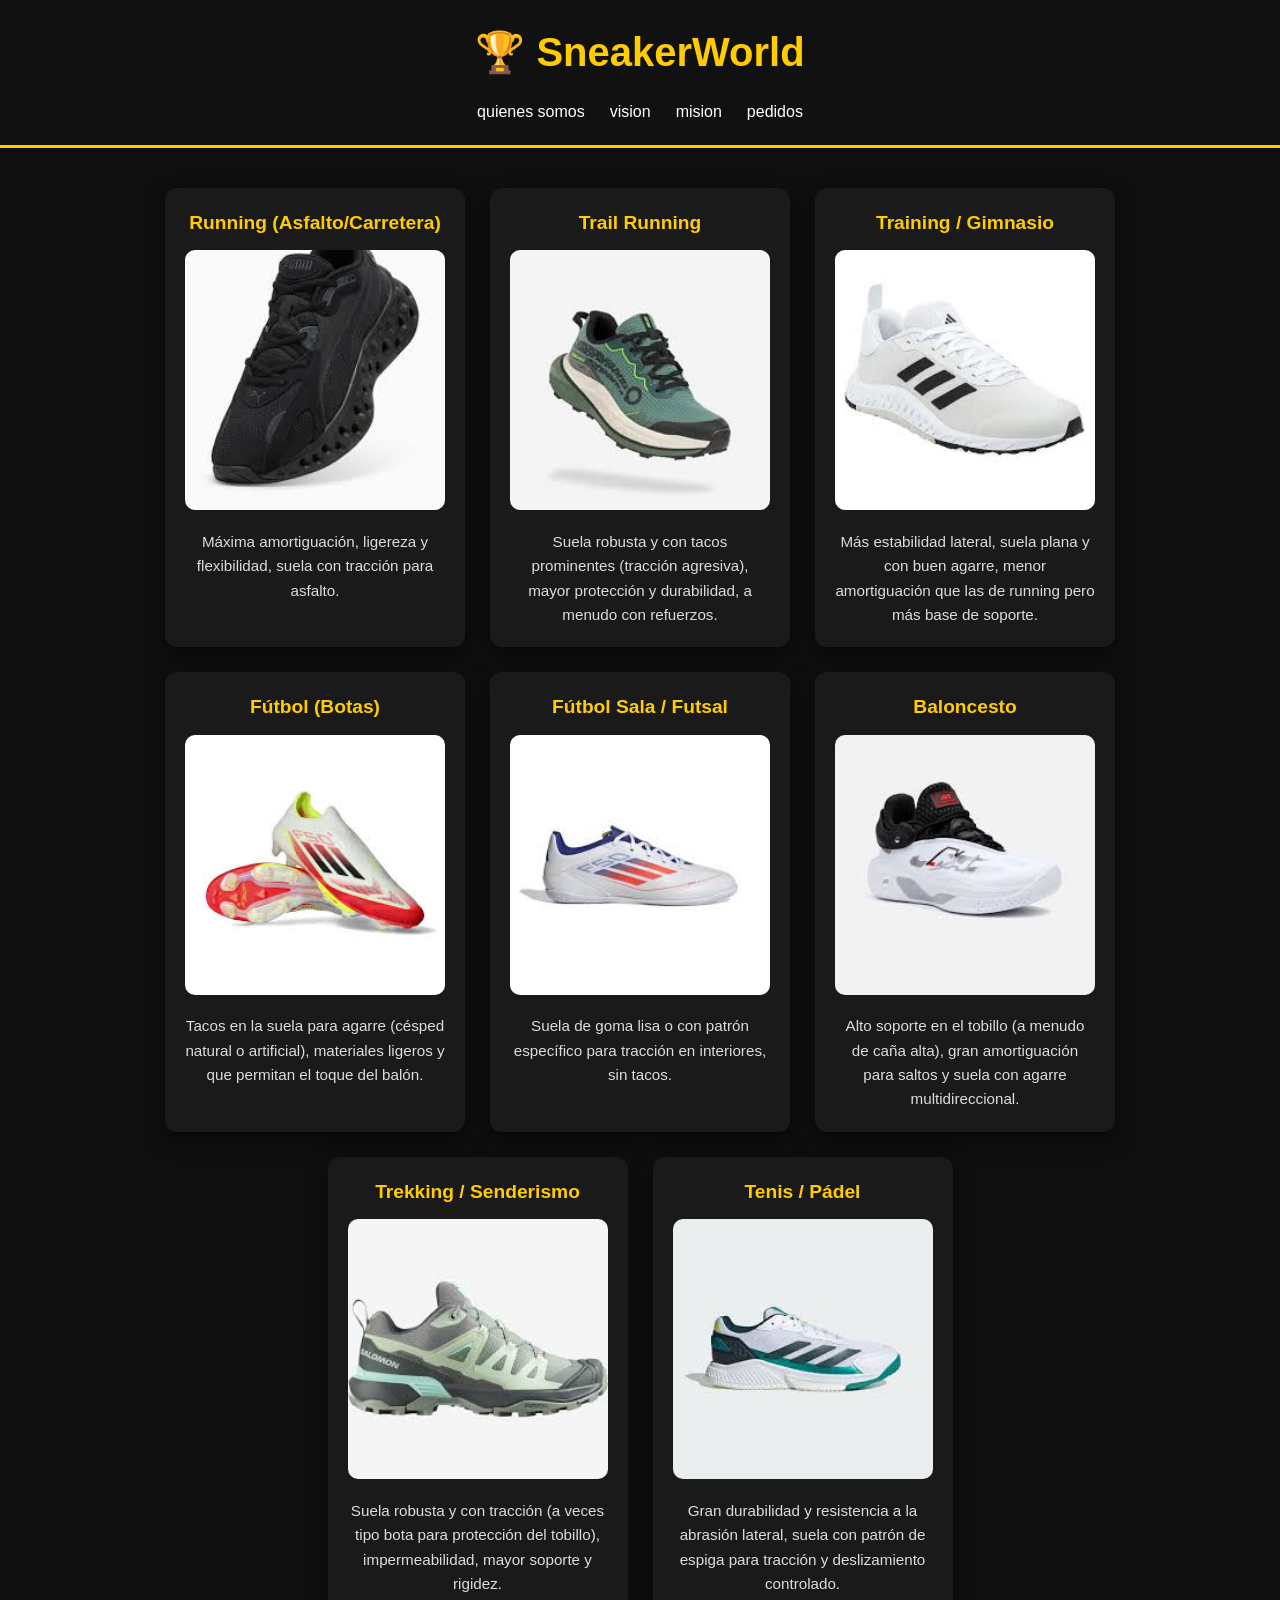
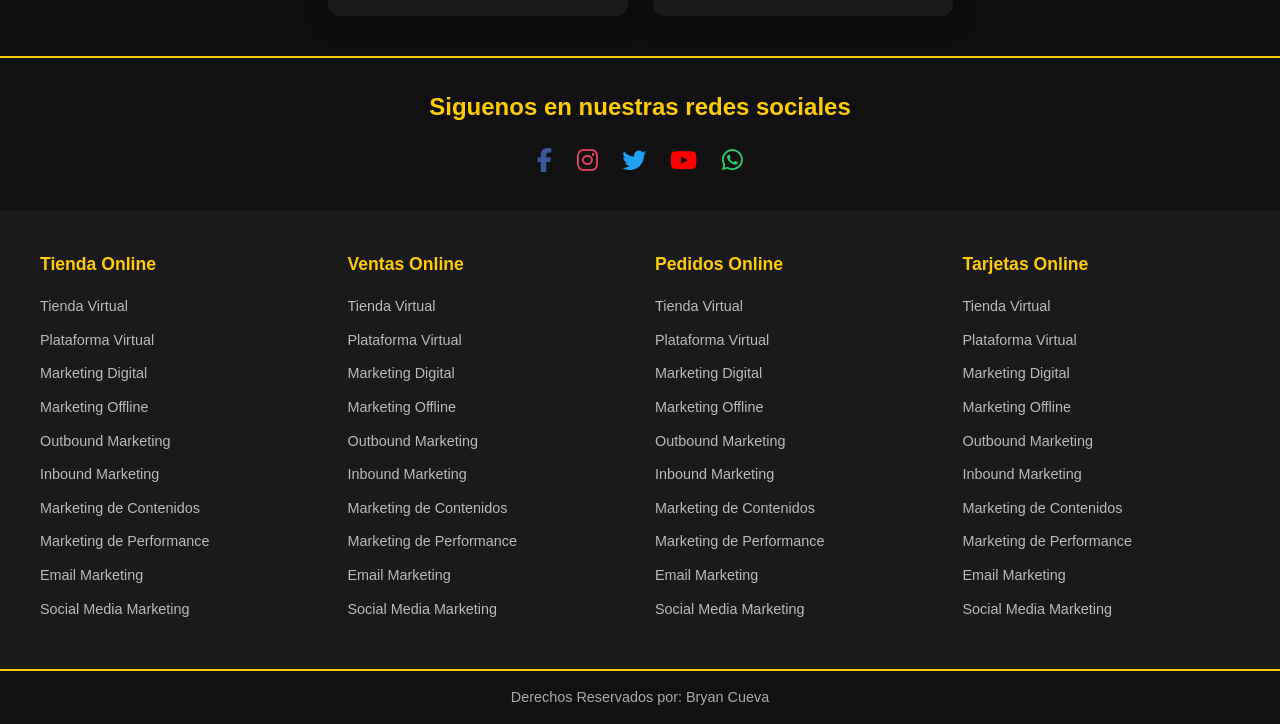
<file: index.html>
<!DOCTYPE html>
<html lang="en">
<head>
    <meta charset="UTF-8">
    <meta name="viewport" content="width=device-width, initial-scale=1.0">
    <title>🏆 SneakerWorld</title>
    <link rel="stylesheet" href="index.css">
    <link rel="stylesheet" href="https://cdnjs.cloudflare.com/ajax/libs/font-awesome/6.5.0/css/all.min.css">
</head>
<body>
    <header>
    <h1>🏆 SneakerWorld</h1>
    <nav>
        <ul>
            <li><a href="quienes somos.html">quienes somos</a></li>
            <li><a href="vision.html">vision</a></li>
            <li><a href="mision.html">mision</a></li>
            <li><a href="pedidos.html">pedidos</a></li>
        </ul>
    </nav>
</header>


        <main>
            <div class="padre">
                <div class="hijo">
                    <div class="nieto">
                        <h2>Running (Asfalto/Carretera)</h2>
                        <img src="Running.jpg" alt="">
                        <p>Máxima amortiguación, ligereza y flexibilidad, suela con tracción para asfalto.</p>


                    </div>
                    <div class="nieto">
                        <h2>Trail Running</h2>
                        <img src="Trail Running.jpg" alt="">
                        <p>Suela robusta y con tacos prominentes (tracción agresiva), mayor protección y durabilidad, a menudo con refuerzos.</p>
                        
                    </div>
                    <div class="nieto">
                        <h2>Training / Gimnasio</h2>
                        <img src="Gimnasio.jpg" alt="">
                        <p>Más estabilidad lateral, suela plana y con buen agarre, menor amortiguación que las de running pero más base de soporte.</p>
                        


                    </div>
                    <div class="nieto">
                        <h2>Fútbol (Botas)</h2>
                        <img src="Fútbol (Botas).jpg" alt="">
                        <p>Tacos en la suela para agarre (césped natural o artificial), materiales ligeros y que permitan el toque del balón.</p>
                        


                    </div>
                    <div class="nieto">
                        <h2>Fútbol Sala / Futsal</h2>
                        <img src="Futsal.jpg" alt="">
                        <p>Suela de goma lisa o con patrón específico para tracción en interiores, sin tacos.</p>
                        


                    </div>
                     <div class="nieto">
                        <h2>Baloncesto</h2>
                        <img src="Baloncesto.jpg" alt="">
                        <p>Alto soporte en el tobillo (a menudo de caña alta), gran amortiguación para saltos y suela con agarre multidireccional.</p>
                        


                    </div>
                     <div class="nieto">
                        <h2>Trekking / Senderismo</h2>
                        <img src="Senderismo.jpg" alt="">
                        <p>Suela robusta y con tracción (a veces tipo bota para protección del tobillo), impermeabilidad, mayor soporte y rigidez.</p>
                        


                    </div>
                    <div class="nieto">
                        <h2>Tenis / Pádel</h2>
                        <img src="Tenis.jpg" alt="">
                        <p>Gran durabilidad y resistencia a la abrasión lateral, suela con patrón de espiga para tracción y deslizamiento controlado.</p>
                        


                    </div>
                    

                </div>

            </div>
            <div class="socical">
                <h2>Siguenos en nuestras redes sociales</h2>
                <a href="https://facebook.com/tu_pagina" target="_blank" class="facebook"><i class="fab fa-facebook-f"></i></a>
                <a href="https://instagram.com/hibryann.r" target="_blank" class="instagram"><i class="fab fa-instagram"></i></a>
                <a href="https://twitter.com/tu_usuario" target="_blank" class="twitter"><i class="fab fa-twitter"></i></a>
                <a href="https://youtube.com/@tu_canal" target="_blank" class="youtube"><i class="fab fa-youtube"></i></a>
                <a href="https://wa.me/51927043416" target="_blank" class="whatsapp"><i class="fab fa-whatsapp"></i></a>


            </div>
            
            

        </main>
        <!-- Enlaces del footer -->
<div class="footer-links">
  <div class="footer-container">
    <ul>
      <li><h3>Tienda Online</h3></li>
      <li><a href="#">Tienda Virtual</a></li>
      <li><a href="#">Plataforma Virtual</a></li>
      <li><a href="#">Marketing Digital</a></li>
      <li><a href="#">Marketing Offline</a></li>
      <li><a href="#">Outbound Marketing</a></li>
      <li><a href="#">Inbound Marketing</a></li>
      <li><a href="#">Marketing de Contenidos</a></li>
      <li><a href="#">Marketing de Performance</a></li>
      <li><a href="#">Email Marketing</a></li>
      <li><a href="#">Social Media Marketing</a></li>
    </ul>

    <ul>
      <li><h3>Ventas Online</h3></li>
      <li><a href="#">Tienda Virtual</a></li>
      <li><a href="#">Plataforma Virtual</a></li>
      <li><a href="#">Marketing Digital</a></li>
      <li><a href="#">Marketing Offline</a></li>
      <li><a href="#">Outbound Marketing</a></li>
      <li><a href="#">Inbound Marketing</a></li>
      <li><a href="#">Marketing de Contenidos</a></li>
      <li><a href="#">Marketing de Performance</a></li>
      <li><a href="#">Email Marketing</a></li>
      <li><a href="#">Social Media Marketing</a></li>
    </ul>

    <ul>
      <li><h3>Pedidos Online</h3></li>
      <li><a href="#">Tienda Virtual</a></li>
      <li><a href="#">Plataforma Virtual</a></li>
      <li><a href="#">Marketing Digital</a></li>
      <li><a href="#">Marketing Offline</a></li>
      <li><a href="#">Outbound Marketing</a></li>
      <li><a href="#">Inbound Marketing</a></li>
      <li><a href="#">Marketing de Contenidos</a></li>
      <li><a href="#">Marketing de Performance</a></li>
      <li><a href="#">Email Marketing</a></li>
      <li><a href="#">Social Media Marketing</a></li>
    </ul>

    <ul>
      <li><h3>Tarjetas Online</h3></li>
      <li><a href="#">Tienda Virtual</a></li>
      <li><a href="#">Plataforma Virtual</a></li>
      <li><a href="#">Marketing Digital</a></li>
      <li><a href="#">Marketing Offline</a></li>
      <li><a href="#">Outbound Marketing</a></li>
      <li><a href="#">Inbound Marketing</a></li>
      <li><a href="#">Marketing de Contenidos</a></li>
      <li><a href="#">Marketing de Performance</a></li>
      <li><a href="#">Email Marketing</a></li>
      <li><a href="#">Social Media Marketing</a></li>
    </ul>
  </div>
</div>



        <footer>
                <p>Derechos Reservados por: Bryan Cueva</p>
            </footer>







    
</body>

</html>
</file>
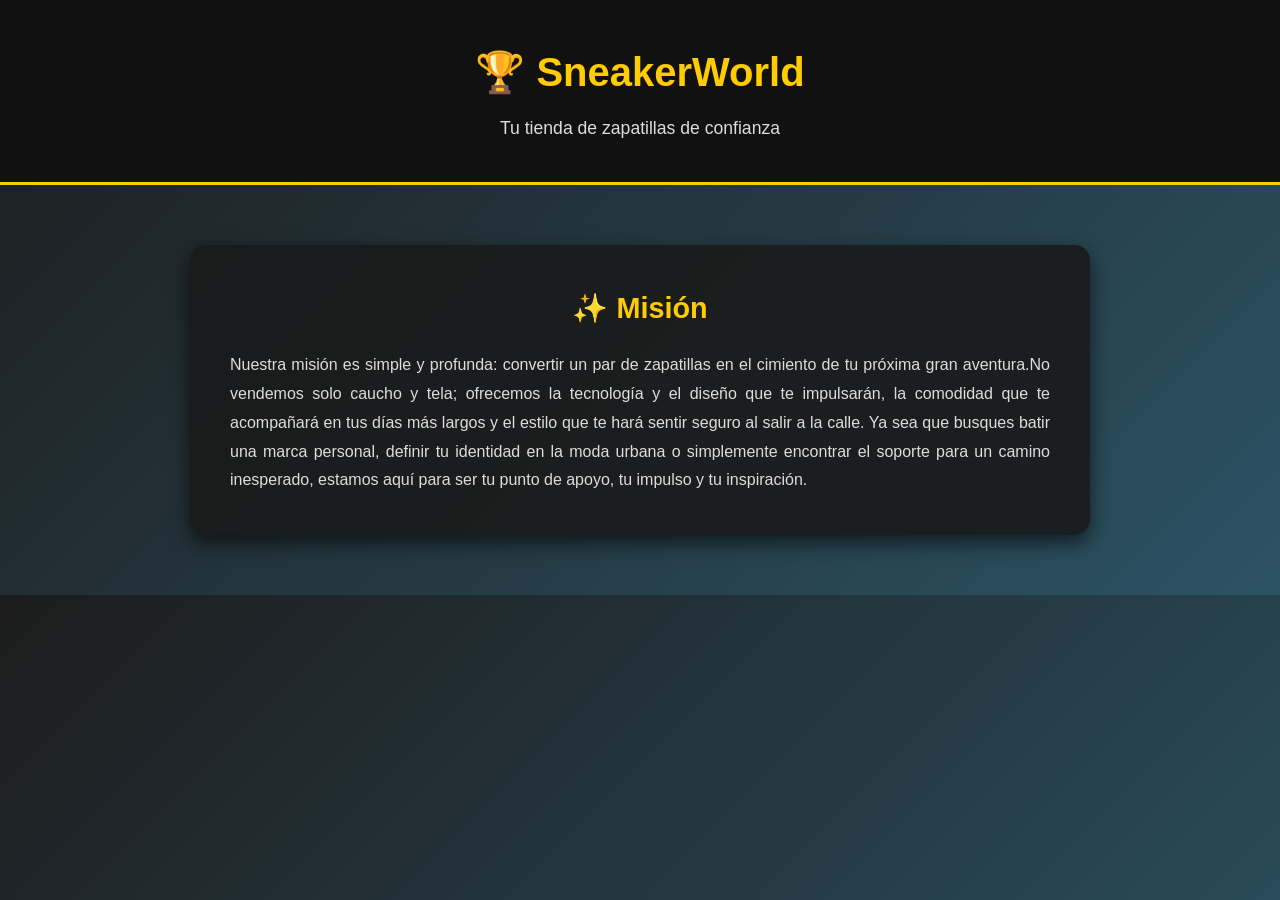
<file: mision.html>
<!DOCTYPE html>
<html lang="es">
<head>
  <meta charset="UTF-8">
  <title>Misión - SneakerWorld</title>
  <link rel="stylesheet" href="mision.css">
</head>
<body>

  <header>
    <h1>🏆 SneakerWorld</h1>
    <p>Tu tienda de zapatillas de confianza</p>
  </header>

  <section class="mision">
    <h2>✨ Misión</h2>
    <p>
        Nuestra misión es simple y profunda: convertir un par de zapatillas en el cimiento de tu próxima gran aventura.No vendemos solo caucho y tela; ofrecemos la tecnología y el diseño que te impulsarán, la comodidad que te acompañará en tus días más largos y el estilo que te hará sentir seguro al salir a la calle. Ya sea que busques batir una marca personal, definir tu identidad en la moda urbana o simplemente encontrar el soporte para un camino inesperado, estamos aquí para ser tu punto de apoyo, tu impulso y tu inspiración.
    
    </p>
  </section>

</body>
</html>
</file>
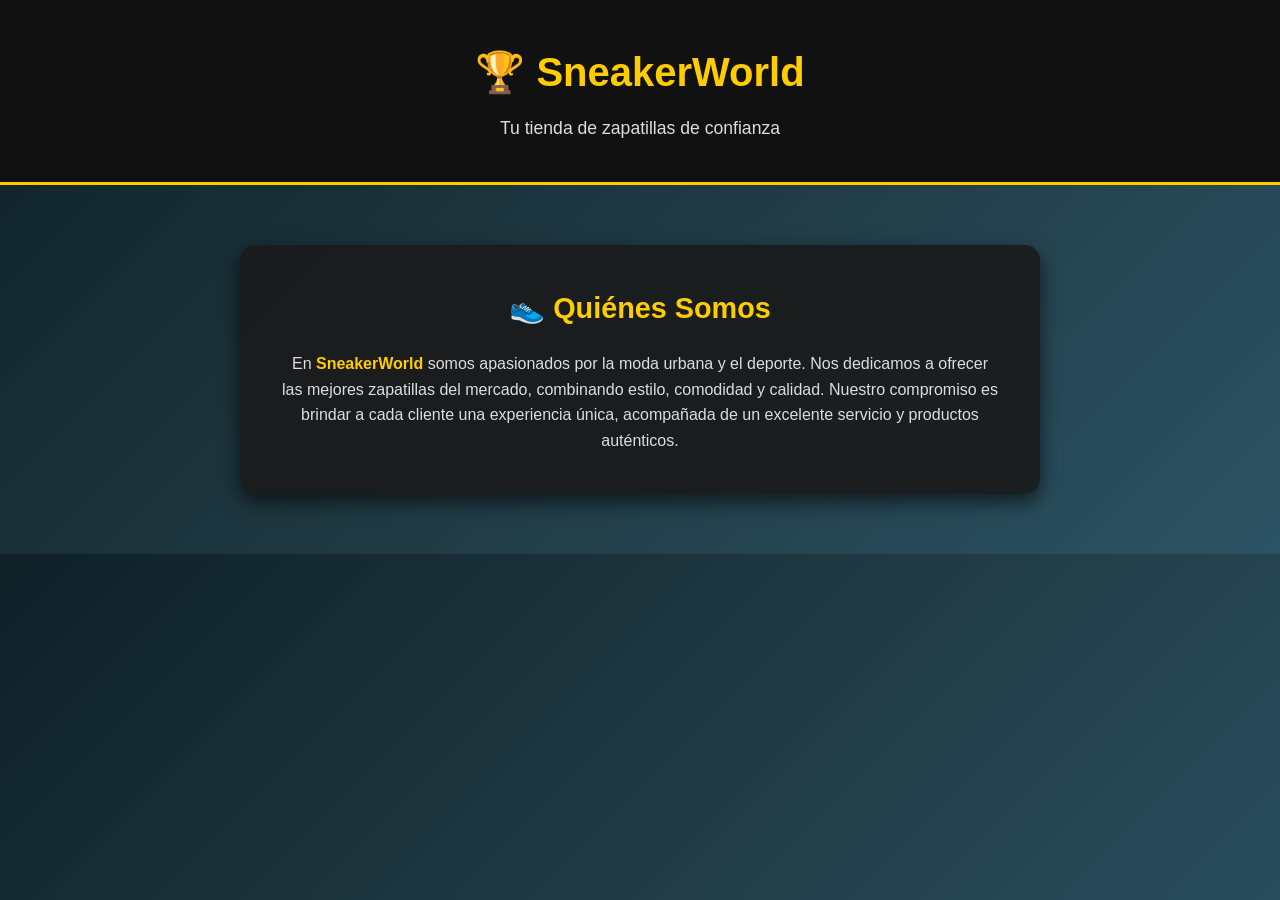
<file: quienes somos.html>
<!DOCTYPE html>
<html lang="es">
<head>
  <meta charset="UTF-8">
  <title>Quiénes Somos - SneakerWorld</title>
  <link rel="stylesheet" href="quienes somos.css">
</head>
<body>

  <header>
    <h1>🏆 SneakerWorld</h1>
    <p>Tu tienda de zapatillas de confianza</p>
  </header>

  <section class="quienes-somos">
    <h2>👟 Quiénes Somos</h2>
    <p>
      En <strong>SneakerWorld</strong> somos apasionados por la moda urbana y el deporte.  
      Nos dedicamos a ofrecer las mejores zapatillas del mercado,  
      combinando estilo, comodidad y calidad.  
      Nuestro compromiso es brindar a cada cliente una experiencia única,  
      acompañada de un excelente servicio y productos auténticos.
    </p>
  </section>

</body>
</html>
</file>
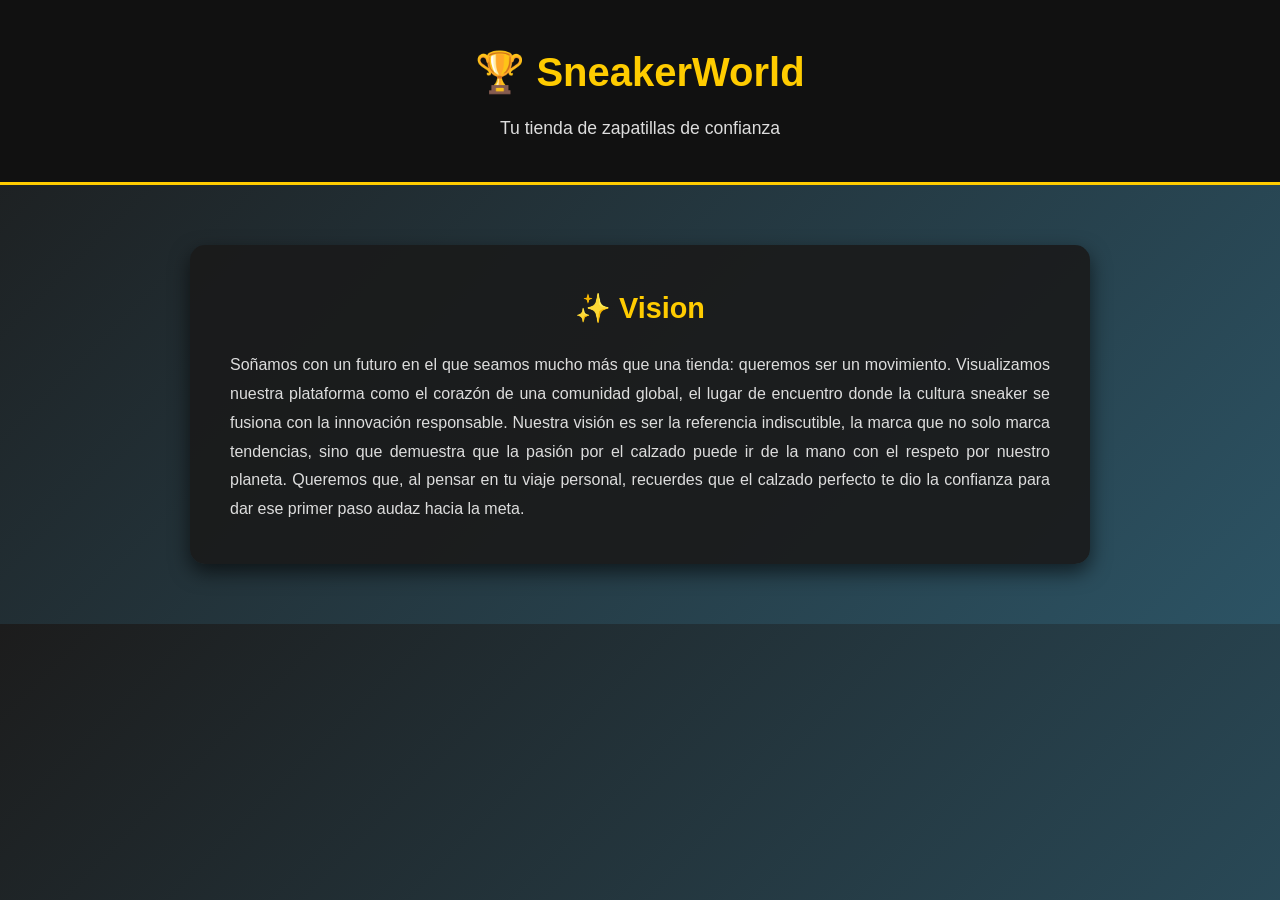
<file: vision.html>
<!DOCTYPE html>
<html lang="es">
<head>
  <meta charset="UTF-8">
  <title>Vision - SneakerWorld</title>
  <link rel="stylesheet" href="vision.css">
</head>
<body>

  <header>
    <h1>🏆 SneakerWorld</h1>
    <p>Tu tienda de zapatillas de confianza</p>
  </header>

  <section class="mision">
    <h2>✨ Vision </h2>
    <p>
        Soñamos con un futuro en el que seamos mucho más que una tienda: queremos ser un movimiento.

        Visualizamos nuestra plataforma como el corazón de una comunidad global, el lugar de encuentro donde la cultura sneaker se fusiona con la innovación responsable. Nuestra visión es ser la referencia indiscutible, la marca que no solo marca tendencias, sino que demuestra que la pasión por el calzado puede ir de la mano con el respeto por nuestro planeta. Queremos que, al pensar en tu viaje personal, recuerdes que el calzado perfecto te dio la confianza para dar ese primer paso audaz hacia la meta.
    </p>
  </section>

</body>
</html>
</file>
<file: index.css>
/* ======== RESET ======== */
* {
  margin: 0;
  padding: 0;
  box-sizing: border-box;
}

body {
  font-family: 'Poppins', sans-serif;
  background: #0f0f0f;
  color: #f5f5f5;
  line-height: 1.6;
}

/* ======== HEADER Y NAV ======== */
header {
  background: #111;
  padding: 20px;
  text-align: center;
  border-bottom: 3px solid #ffcc00;
}

header h1 {
  font-size: 2.5rem;
  color: #ffcc00;
}

nav ul {
  list-style: none;
  display: flex;
  justify-content: center;
  gap: 25px;
  margin-top: 15px;
}

nav a {
  text-decoration: none;
  color: #fff;
  font-weight: 500;
  transition: 0.3s;
}

nav a:hover {
  color: #ffcc00;
}

/* ======== SECCIÓN PRINCIPAL ======== */
.padre {
  display: flex;
  flex-wrap: wrap;
  justify-content: center;
  gap: 25px;
  padding: 40px 20px;
}

.hijo {
  display: flex;
  flex-wrap: wrap;
  gap: 25px;
  justify-content: center;
}

.nieto {
  background: #1a1a1a;
  border-radius: 12px;
  box-shadow: 0 8px 20px rgba(0,0,0,0.5);
  padding: 20px;
  max-width: 300px;
  text-align: center;
  transition: 0.3s;
}

.nieto:hover {
  transform: translateY(-8px);
  box-shadow: 0 12px 25px rgba(0,0,0,0.7);
}

.nieto h2 {
  color: #ffcc00;
  font-size: 1.2rem;
  margin-bottom: 12px;
}

.nieto img {
  width: 100%;
  border-radius: 10px;
  margin-bottom: 12px;
}

.nieto p {
  color: #ddd;
  font-size: 0.95rem;
}

/* ======== REDES SOCIALES ======== */
.socical {
  text-align: center;
  padding: 30px;
  background: #111;
  border-top: 2px solid #ffcc00;
}

.socical h2 {
  margin-bottom: 15px;
  color: #ffcc00;
}

.socical a {
  margin: 0 10px;
  font-size: 1.5rem;
  display: inline-block;
  transition: 0.3s;
}

.socical .facebook { color: #3b5998; }
.socical .instagram { color: #e4405f; }
.socical .twitter { color: #1da1f2; }
.socical .youtube { color: #ff0000; }
.socical .whatsapp { color: #25d366; }

.socical a:hover {
  transform: scale(1.2);
  opacity: 0.8;
}

/* ======== FOOTER LINKS ======== */
.footer-links {
  background: #1a1a1a;
  padding: 40px 20px;
}

.footer-container {
  display: grid;
  grid-template-columns: repeat(auto-fit, minmax(220px, 1fr));
  gap: 30px;
  max-width: 1200px;
  margin: auto;
}

.footer-container h3 {
  color: #ffcc00;
  margin-bottom: 15px;
  font-size: 1.1rem;
}

.footer-container ul {
  list-style: none;
}

.footer-container li {
  margin-bottom: 8px;
}

.footer-container a {
  text-decoration: none;
  color: #bbb;
  font-size: 0.9rem;
  transition: 0.3s;
}

.footer-container a:hover {
  color: #ffcc00;
}

/* ======== FOOTER COPYRIGHT ======== */
footer {
  text-align: center;
  padding: 15px;
  background: #111;
  border-top: 2px solid #ffcc00;
  font-size: 0.9rem;
  color: #aaa;
}
</file>
<file: mision.css>
/* ===== RESET ===== */
* {
  margin: 0;
  padding: 0;
  box-sizing: border-box;
}

body {
  font-family: 'Poppins', sans-serif;
  background: linear-gradient(135deg, #1c1c1c, #2c5364);
  color: #f5f5f5;
  line-height: 1.6;
}

/* ===== HEADER ===== */
header {
  text-align: center;
  background: #111;
  padding: 40px 20px;
  border-bottom: 3px solid #ffcc00;
}

header h1 {
  font-size: 2.5rem;
  color: #ffcc00;
  margin-bottom: 10px;
}

header p {
  font-size: 1.1rem;
  color: #ddd;
}

/* ===== SECCIÓN VISIÓN ===== */
.mision {
  max-width: 900px;
  margin: 60px auto;
  background: rgba(26, 26, 26, 0.9);
  padding: 40px;
  border-radius: 15px;
  box-shadow: 0 8px 20px rgba(0,0,0,0.6);
}

.mision h2 {
  color: #ffcc00;
  font-size: 1.8rem;
  margin-bottom: 20px;
  text-align: center;
}

.mision p {
  font-size: 1rem;
  color: #ddd;
  text-align: justify;
  line-height: 1.8;
}

.mision strong {
  color: #ffcc00;
}

/* ===== EFECTO HOVER ===== */
.mision:hover {
  transform: scale(1.02);
  transition: 0.3s ease-in-out;
  box-shadow: 0 12px 25px rgba(0,0,0,0.8);
}
</file>
<file: quienes somos.css>
/* ===== RESET ===== */
* {
  margin: 0;
  padding: 0;
  box-sizing: border-box;
}

body {
  font-family: 'Poppins', sans-serif;
  background: linear-gradient(135deg, #0f2027, #203a43, #2c5364);
  color: #f5f5f5;
  line-height: 1.6;
  padding: 0;
  margin: 0;
}

/* ===== HEADER ===== */
header {
  text-align: center;
  background: #111;
  padding: 40px 20px;
  border-bottom: 3px solid #ffcc00;
}

header h1 {
  font-size: 2.5rem;
  color: #ffcc00;
  margin-bottom: 10px;
}

header p {
  font-size: 1.1rem;
  color: #ddd;
}

/* ===== SECCIÓN QUIÉNES SOMOS ===== */
.quienes-somos {
  max-width: 800px;
  margin: 60px auto;
  background: rgba(26, 26, 26, 0.9);
  padding: 40px;
  border-radius: 15px;
  box-shadow: 0 8px 20px rgba(0,0,0,0.6);
  text-align: center;
}

.quienes-somos h2 {
  color: #ffcc00;
  font-size: 1.8rem;
  margin-bottom: 20px;
}

.quienes-somos p {
  font-size: 1rem;
  color: #ddd;
}

.quienes-somos strong {
  color: #ffcc00;
}

/* ===== EFECTOS ===== */
.quienes-somos:hover {
  transform: scale(1.02);
  transition: 0.3s ease-in-out;
  box-shadow: 0 12px 25px rgba(0,0,0,0.8);
}
</file>
<file: vision.css>
/* ===== RESET ===== */
* {
  margin: 0;
  padding: 0;
  box-sizing: border-box;
}

body {
  font-family: 'Poppins', sans-serif;
  background: linear-gradient(135deg, #1c1c1c, #2c5364);
  color: #f5f5f5;
  line-height: 1.6;
}

/* ===== HEADER ===== */
header {
  text-align: center;
  background: #111;
  padding: 40px 20px;
  border-bottom: 3px solid #ffcc00;
}

header h1 {
  font-size: 2.5rem;
  color: #ffcc00;
  margin-bottom: 10px;
}

header p {
  font-size: 1.1rem;
  color: #ddd;
}

/* ===== SECCIÓN VISIÓN ===== */
.mision {
  max-width: 900px;
  margin: 60px auto;
  background: rgba(26, 26, 26, 0.9);
  padding: 40px;
  border-radius: 15px;
  box-shadow: 0 8px 20px rgba(0,0,0,0.6);
}

.mision h2 {
  color: #ffcc00;
  font-size: 1.8rem;
  margin-bottom: 20px;
  text-align: center;
}

.mision p {
  font-size: 1rem;
  color: #ddd;
  text-align: justify;
  line-height: 1.8;
}

.mision strong {
  color: #ffcc00;
}

/* ===== EFECTO HOVER ===== */
.mision:hover {
  transform: scale(1.02);
  transition: 0.3s ease-in-out;
  box-shadow: 0 12px 25px rgba(0,0,0,0.8);
}
</file>
